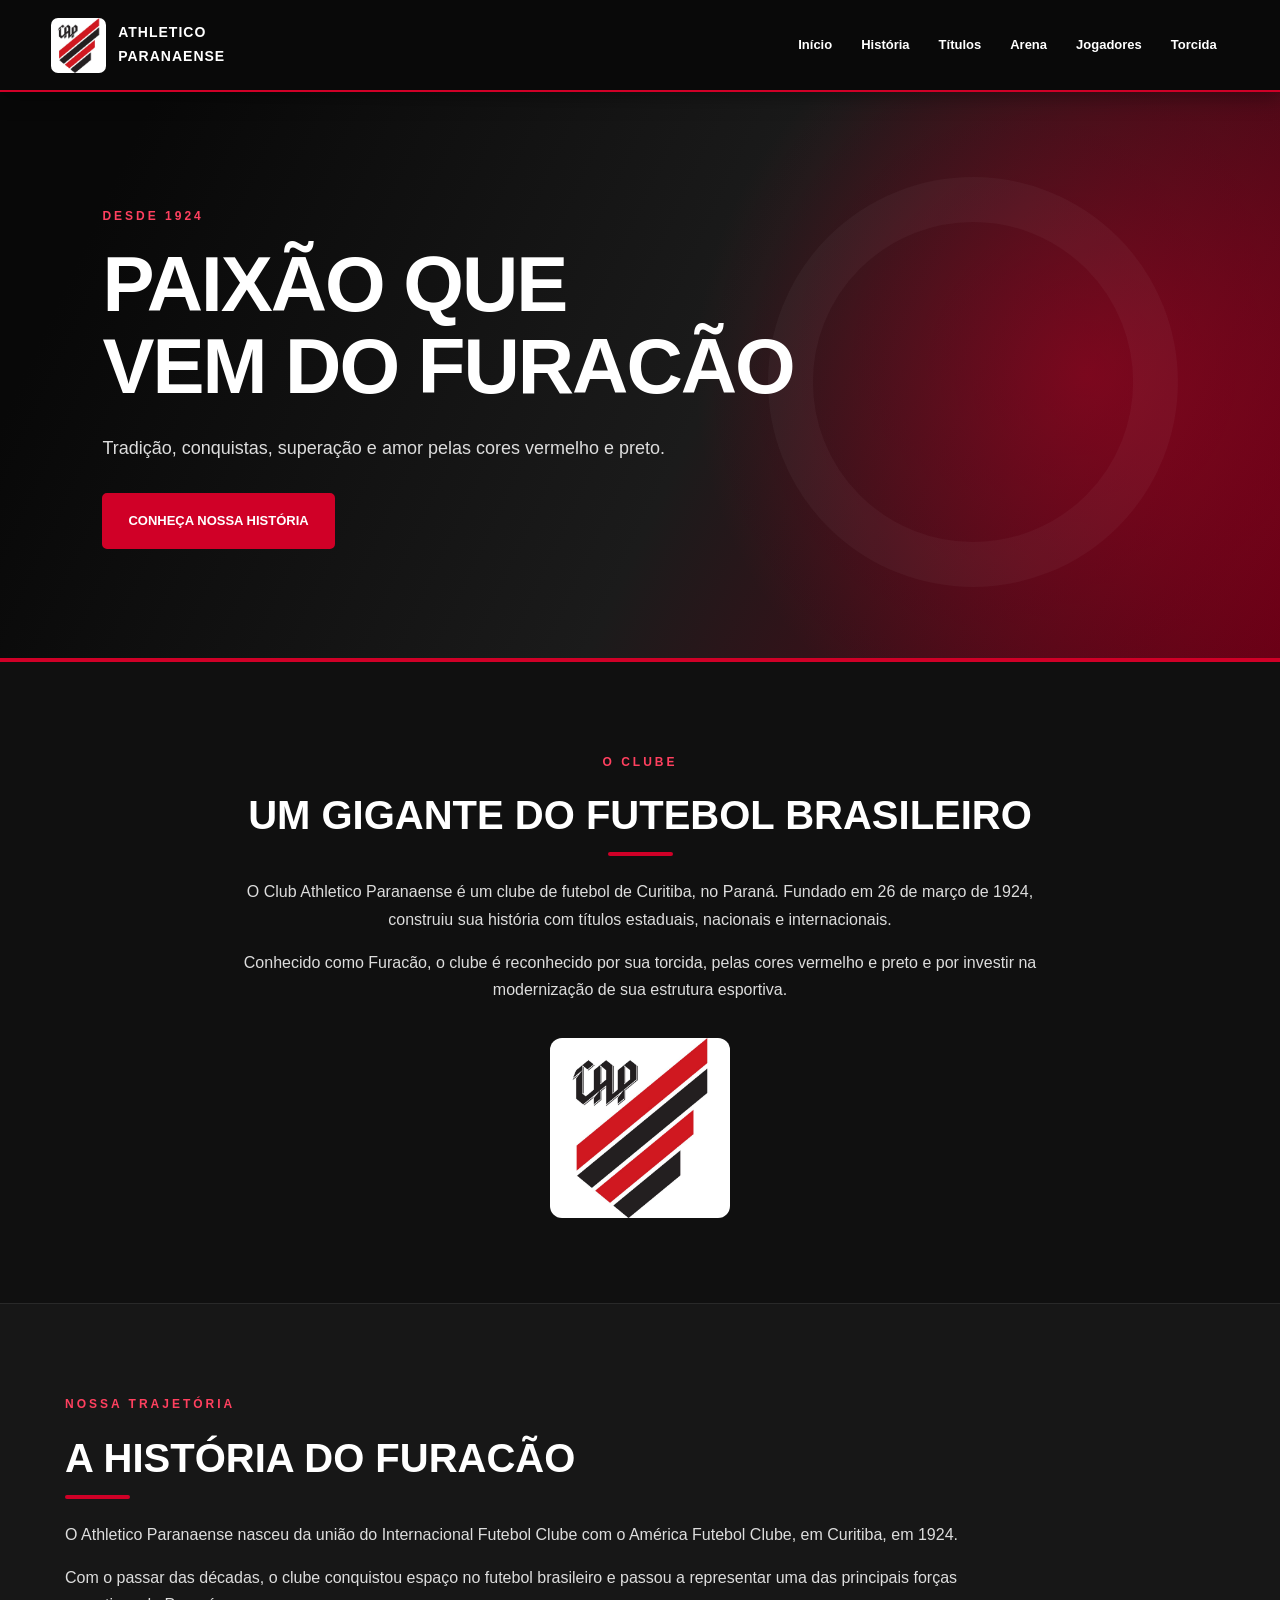
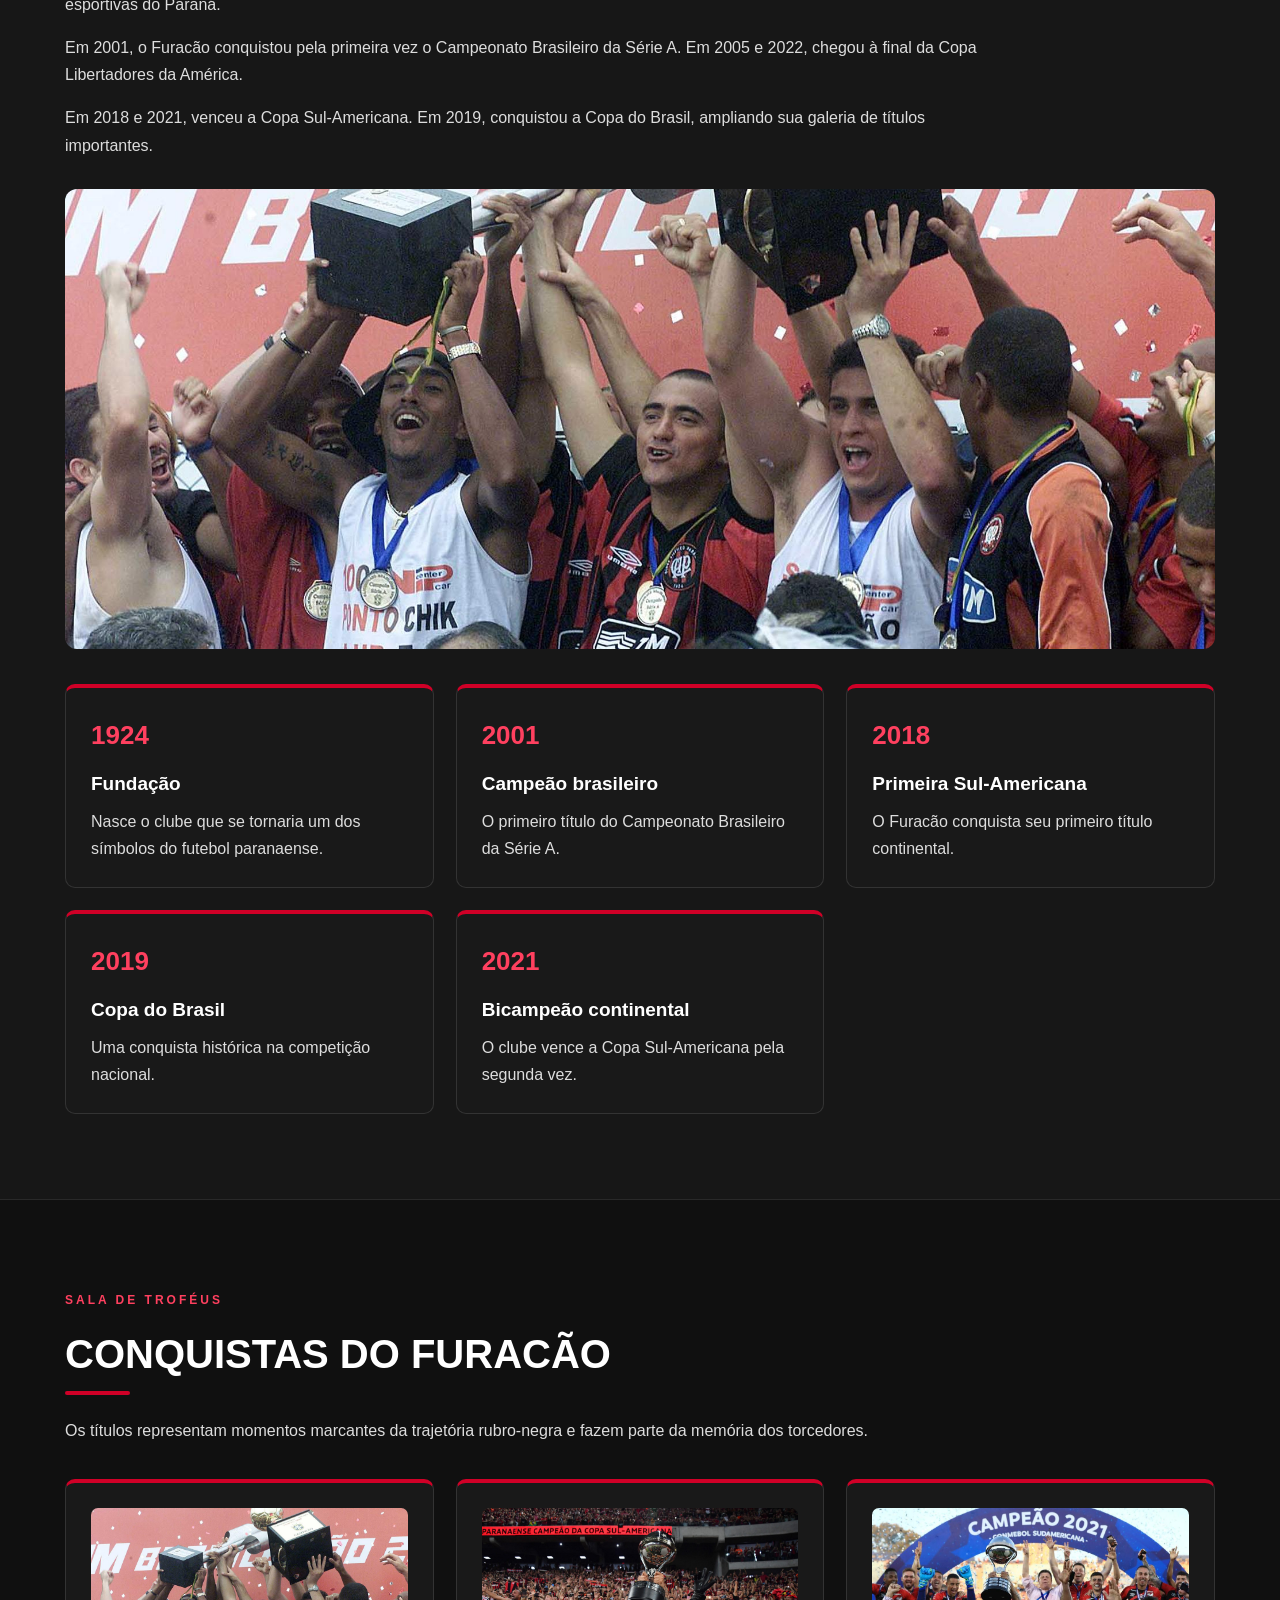
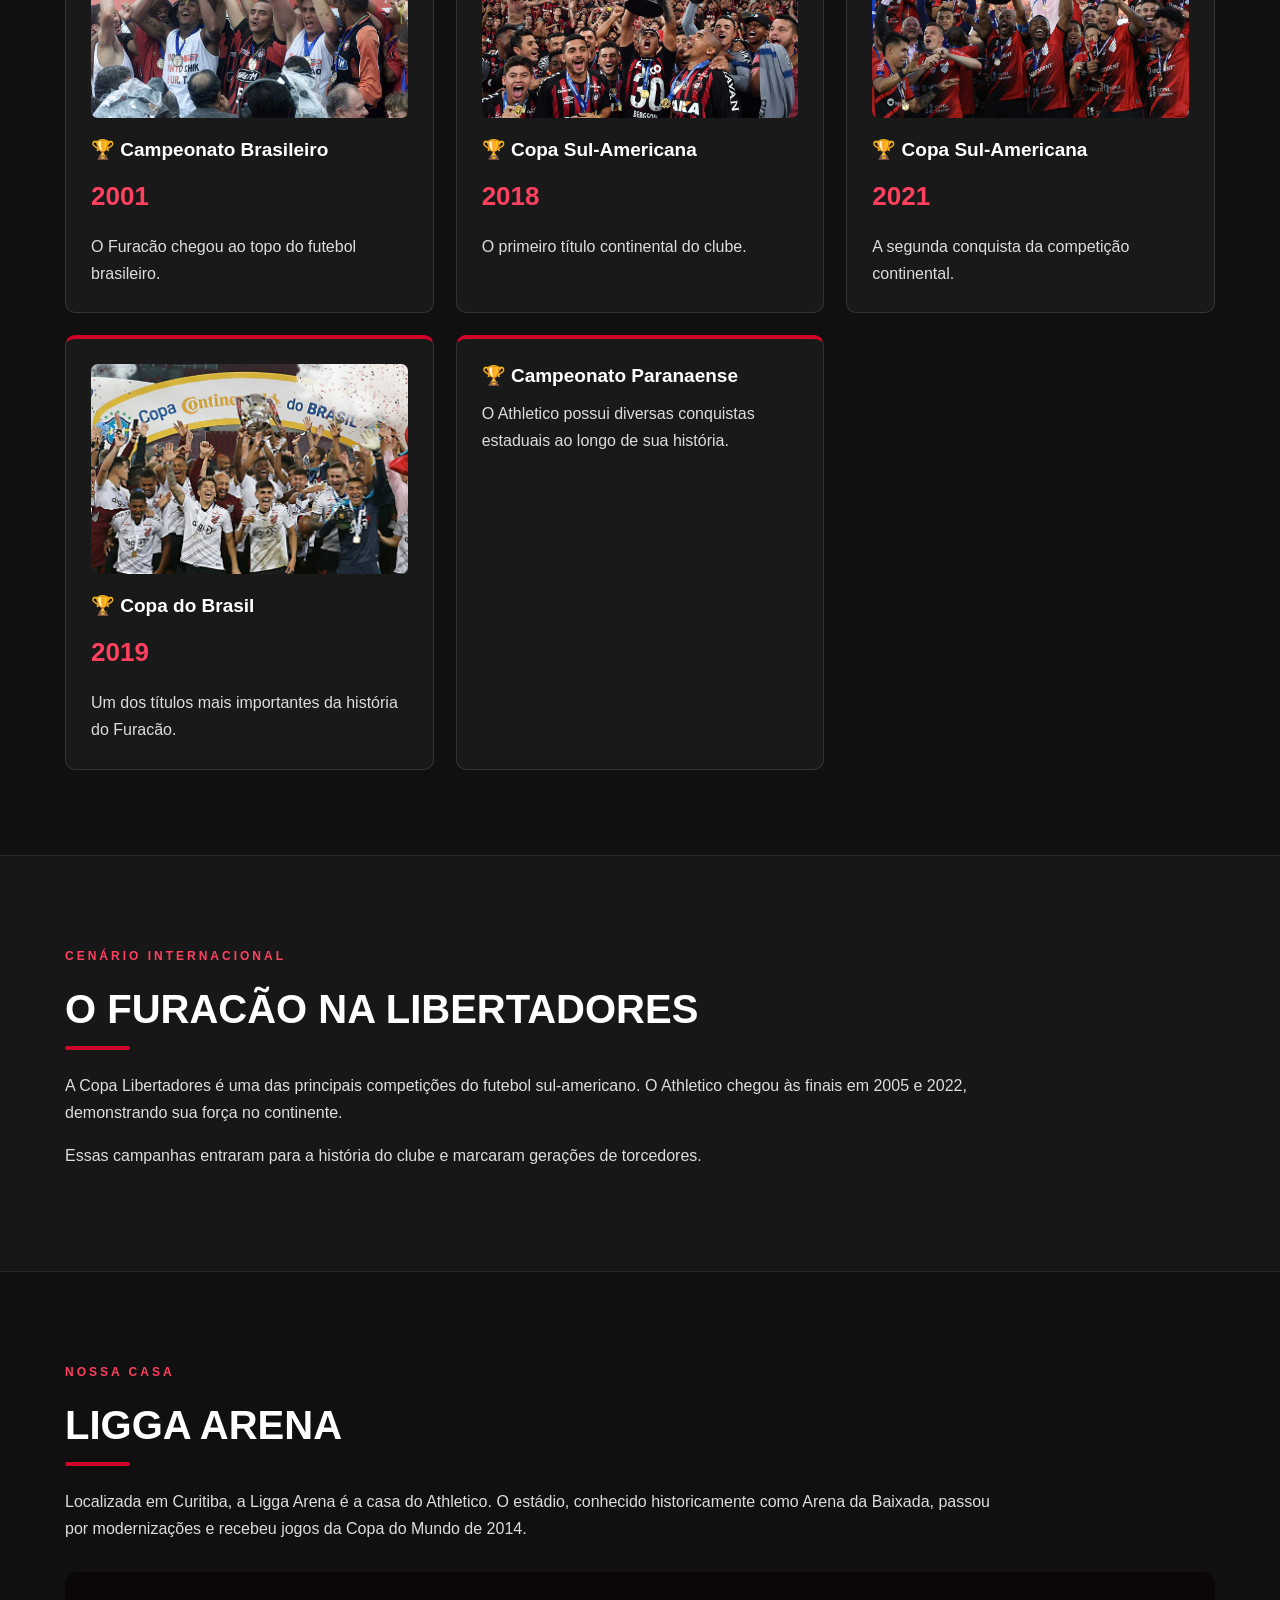
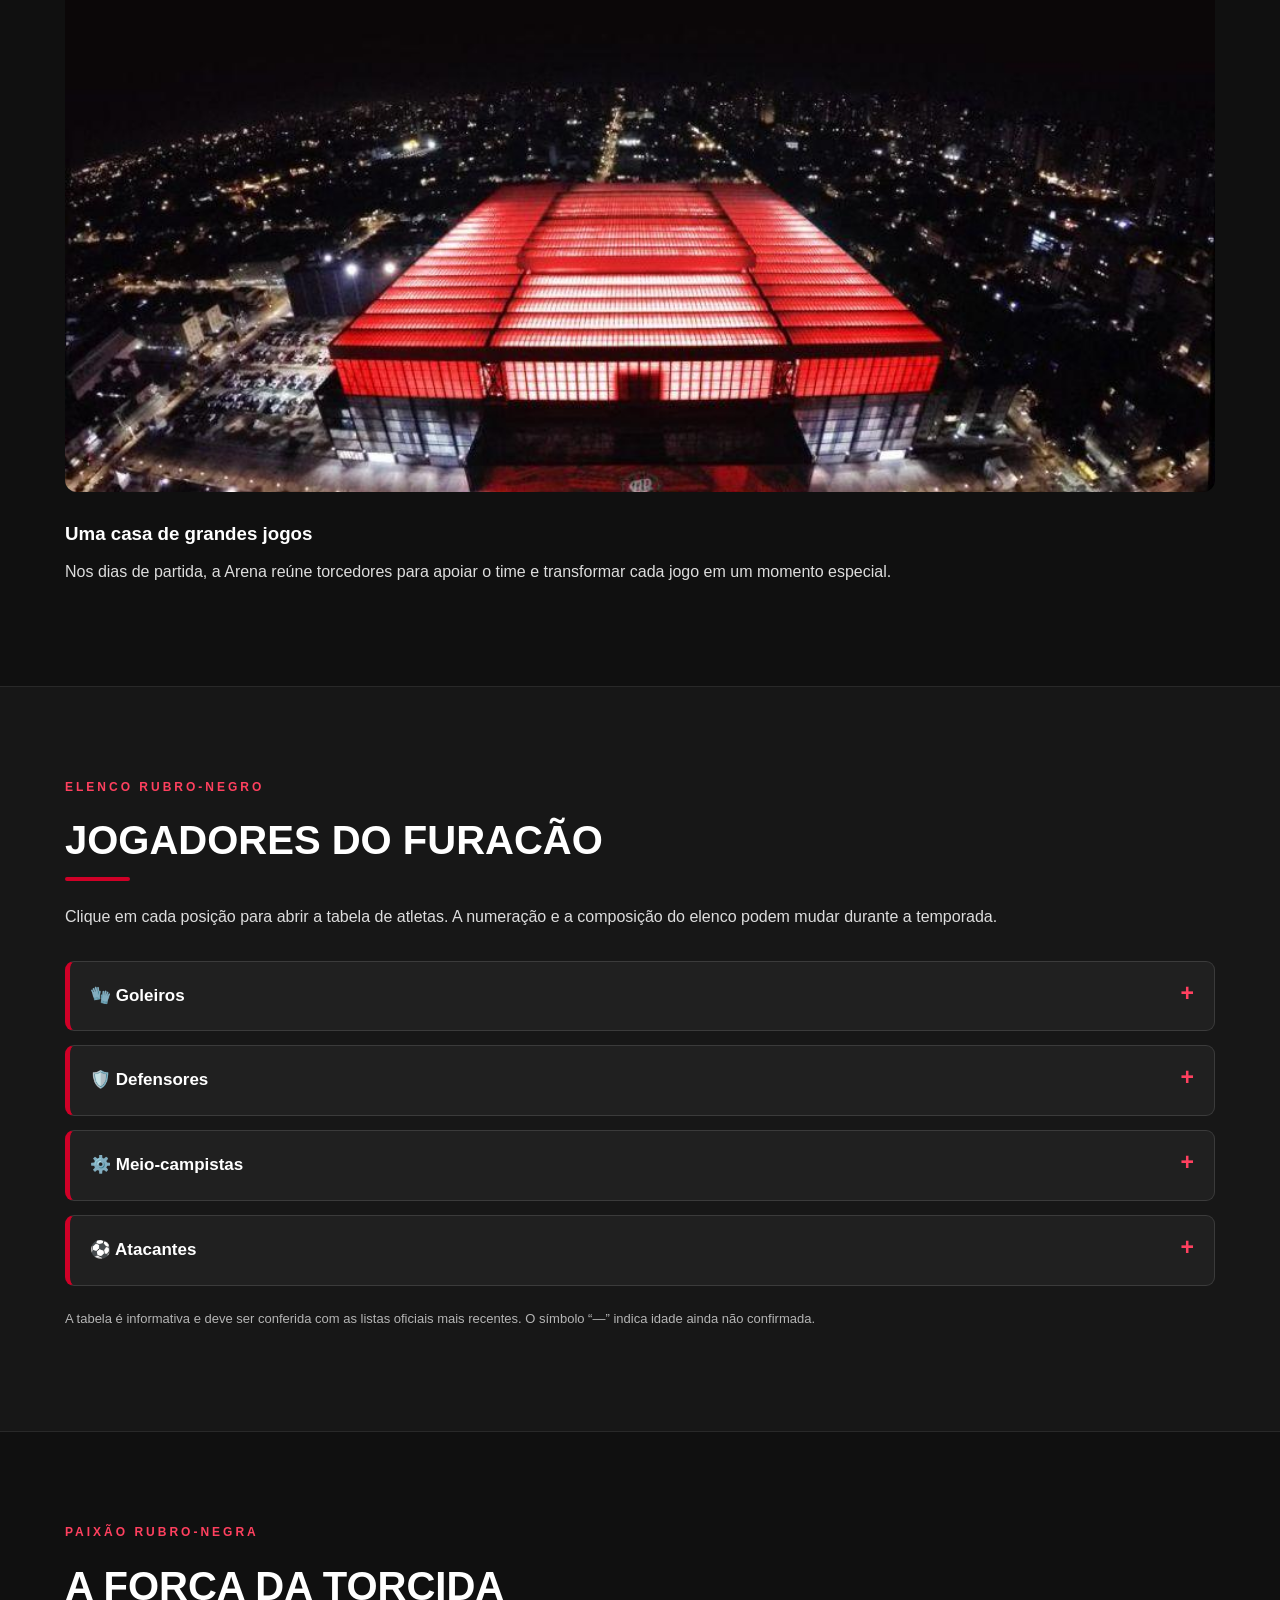
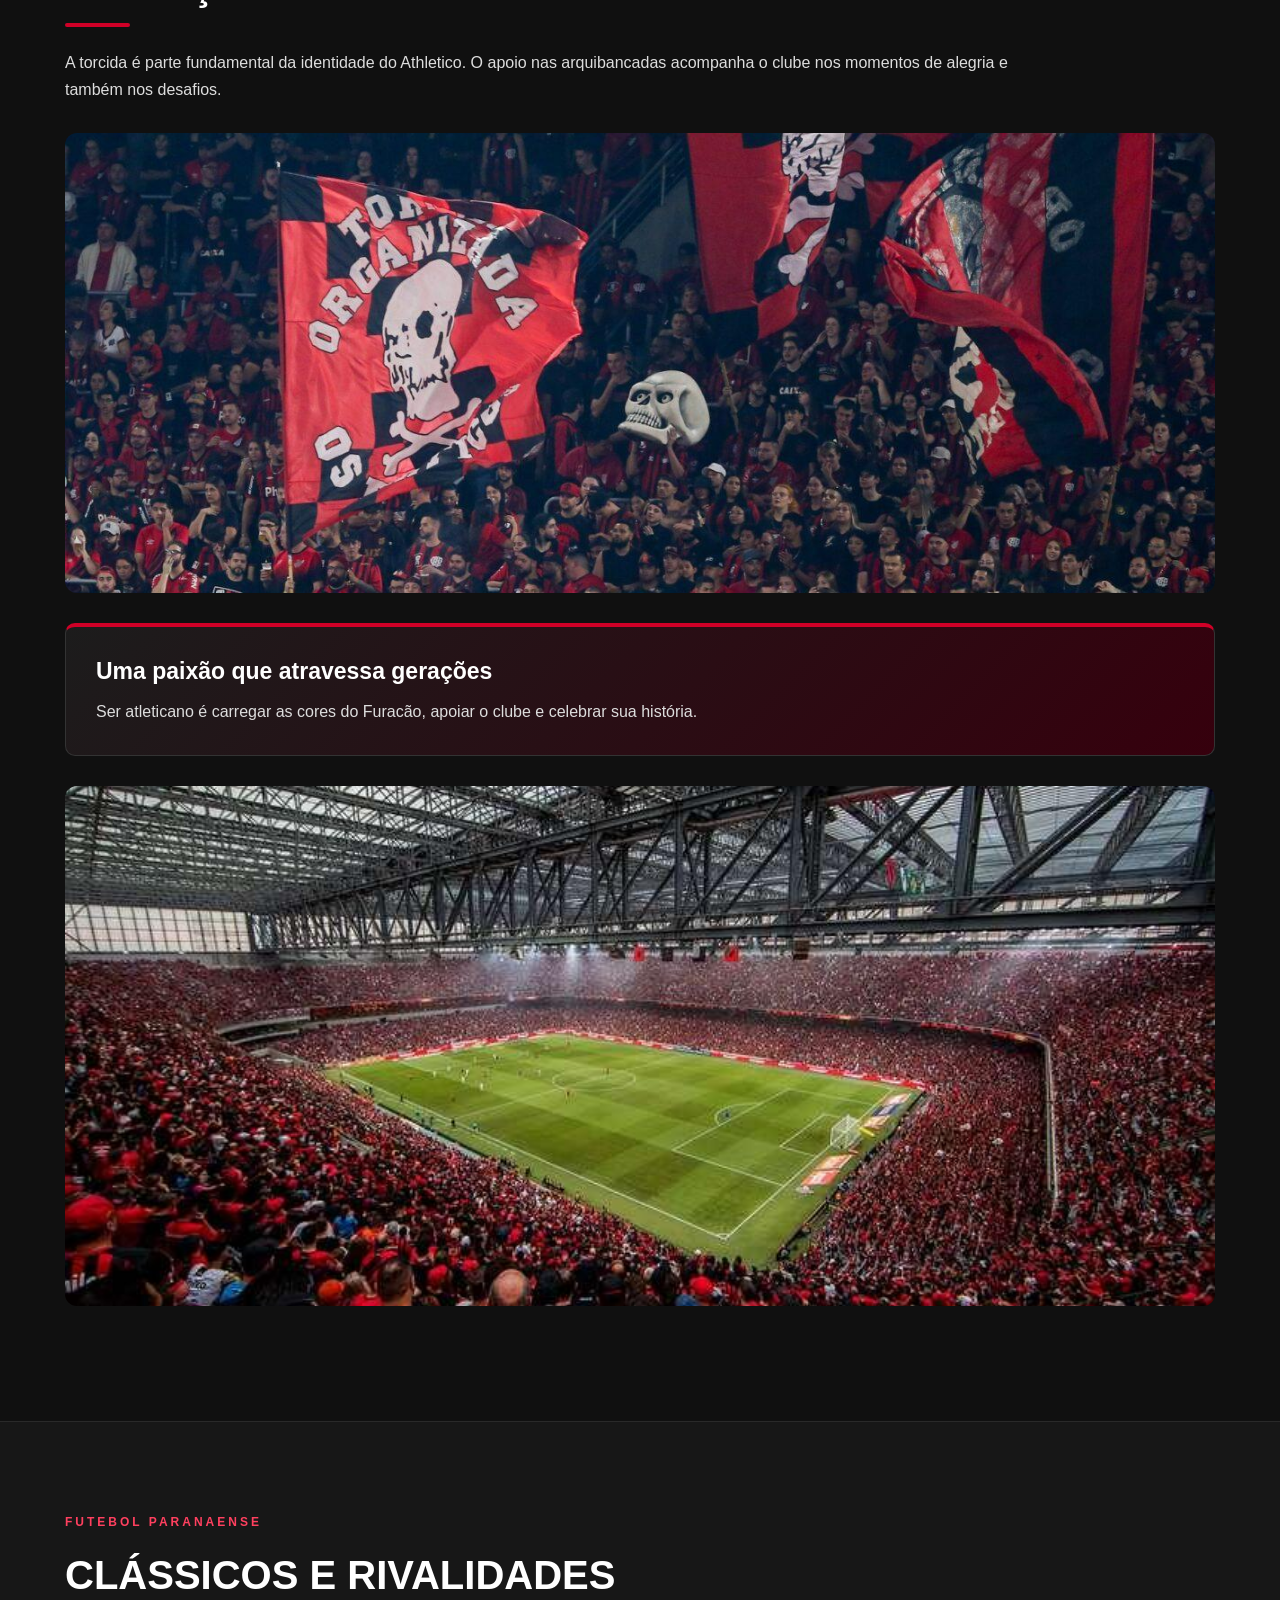
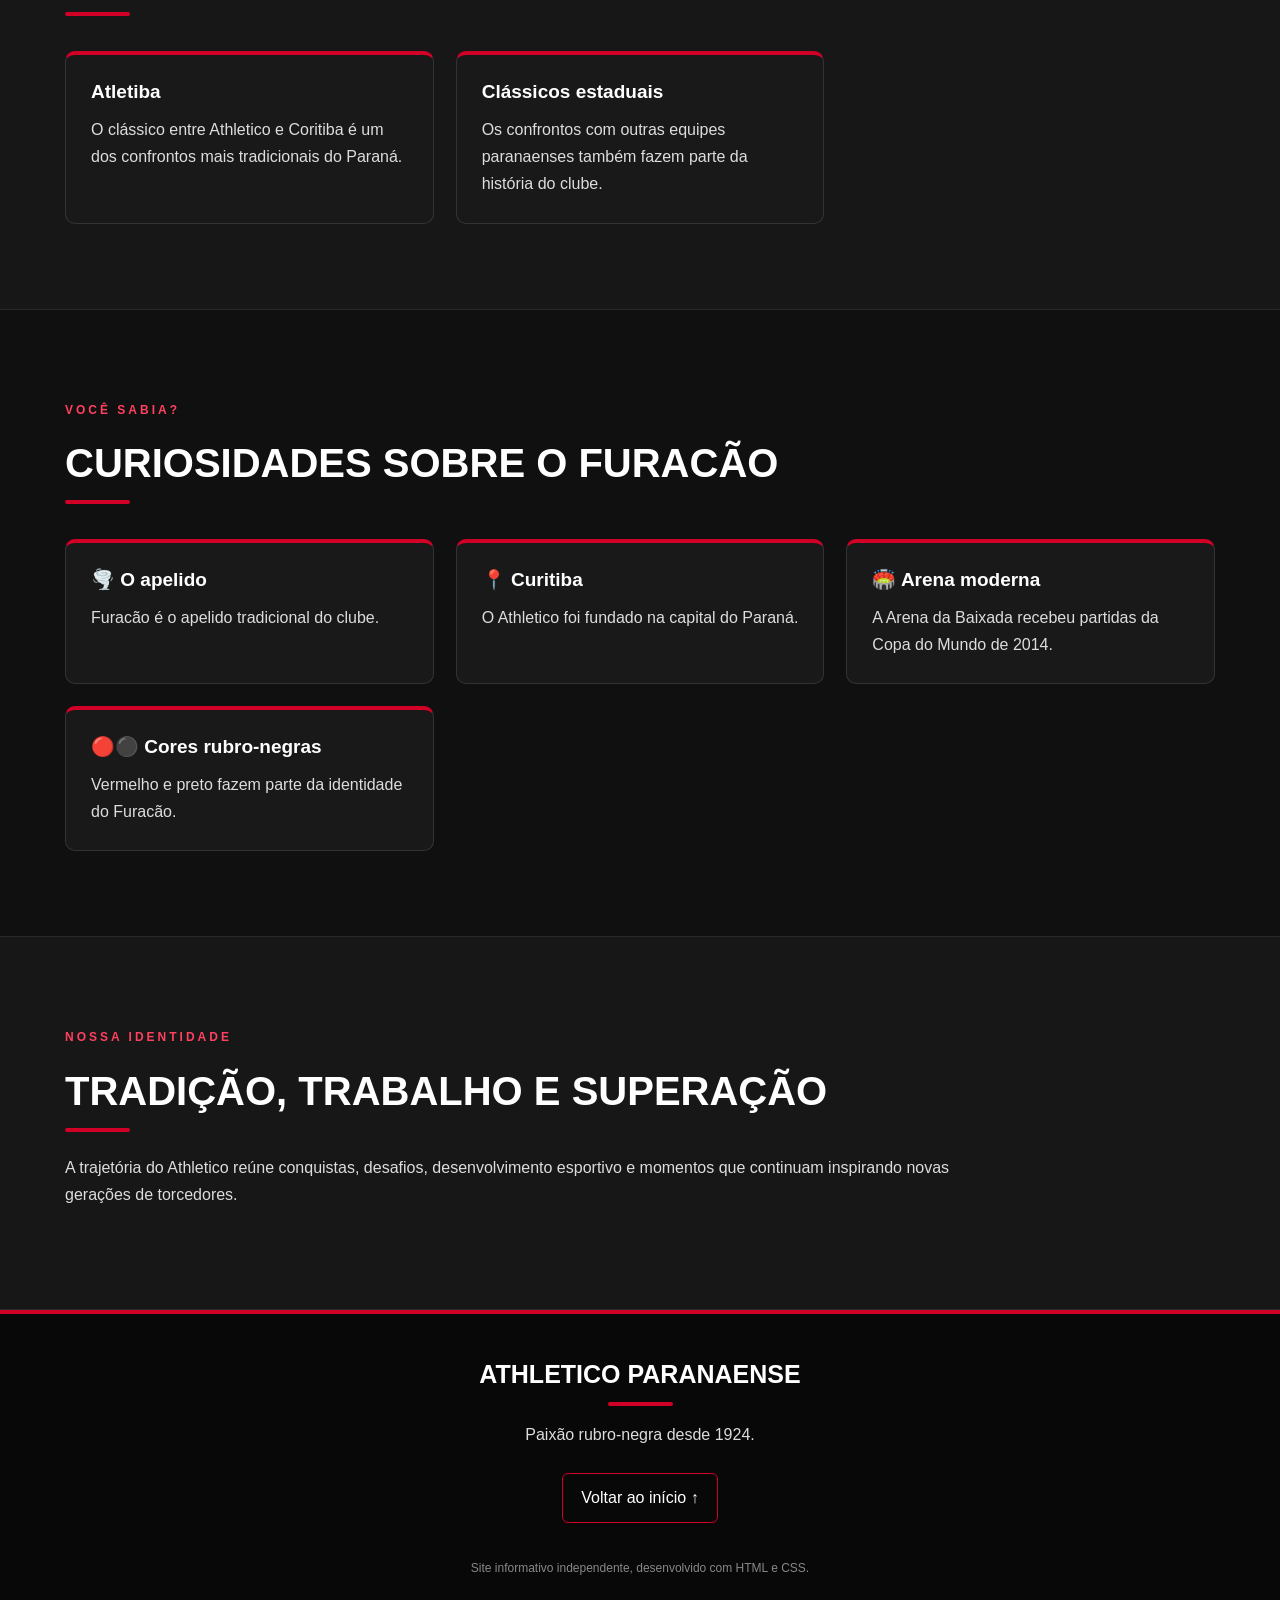
<file: index.html>
<!DOCTYPE html>
<html lang="pt-BR">
<head>
    <meta charset="UTF-8">
    <meta name="viewport" content="width=device-width, initial-scale=1.0">
    <meta name="description" content="História, títulos, estádio, jogadores e torcida do Athletico Paranaense.">
    <title>Athletico Paranaense | Paixão Rubro-Negra</title>
    <link rel="stylesheet" href="style.css">
</head>
<body id="topo">

<header class="cabecalho">
    <div class="topo">
        <a href="#topo" class="logo">
            <img src="escudo.jpg" alt="Escudo do Athletico Paranaense">
            <span>ATHLETICO<br>PARANAENSE</span>
        </a>
        <nav class="menu">
            <a href="#inicio">Início</a>
            <a href="#historia">História</a>
            <a href="#titulos">Títulos</a>
            <a href="#arena">Arena</a>
            <a href="#jogadores">Jogadores</a>
            <a href="#torcida">Torcida</a>
        </nav>
    </div>
</header>

<main>

<section class="hero" id="inicio">
    <div class="hero-conteudo">
        <span class="etiqueta">DESDE 1924</span>
        <h1>PAIXÃO QUE<br>VEM DO FURACÃO</h1>
        <p>Tradição, conquistas, superação e amor pelas cores vermelho e preto.</p>
        <a href="#historia" class="botao">CONHEÇA NOSSA HISTÓRIA</a>
    </div>
</section>

<section class="secao introducao">
    <span class="etiqueta">O CLUBE</span>
    <h2>Um gigante do futebol brasileiro</h2>
    <p>
        O Club Athletico Paranaense é um clube de futebol de Curitiba,
        no Paraná. Fundado em 26 de março de 1924, construiu sua história
        com títulos estaduais, nacionais e internacionais.
    </p>
    <p>
        Conhecido como Furacão, o clube é reconhecido por sua torcida,
        pelas cores vermelho e preto e por investir na modernização
        de sua estrutura esportiva.
    </p>
    <img src="escudo.jpg" alt="Escudo do Furacão" class="imagem-principal">
</section>

<section class="secao secao-escura" id="historia">
    <span class="etiqueta">NOSSA TRAJETÓRIA</span>
    <h2>A história do Furacão</h2>
    <p>
        O Athletico Paranaense nasceu da união do Internacional Futebol
        Clube com o América Futebol Clube, em Curitiba, em 1924.
    </p>
    <p>
        Com o passar das décadas, o clube conquistou espaço no futebol
        brasileiro e passou a representar uma das principais forças
        esportivas do Paraná.
    </p>
    <p>
        Em 2001, o Furacão conquistou pela primeira vez o Campeonato
        Brasileiro da Série A. Em 2005 e 2022, chegou à final da
        Copa Libertadores da América.
    </p>
    <p>
        Em 2018 e 2021, venceu a Copa Sul-Americana. Em 2019, conquistou
        a Copa do Brasil, ampliando sua galeria de títulos importantes.
    </p>

    <img src="brasileirao2001.jpg"
         alt="Comemoração do título brasileiro de 2001"
         class="imagem-conteudo" loading="lazy">

    <div class="grade">
        <article class="destaque-card">
            <span class="ano">1924</span>
            <h3>Fundação</h3>
            <p>Nasce o clube que se tornaria um dos símbolos do futebol paranaense.</p>
        </article>
        <article class="destaque-card">
            <span class="ano">2001</span>
            <h3>Campeão brasileiro</h3>
            <p>O primeiro título do Campeonato Brasileiro da Série A.</p>
        </article>
        <article class="destaque-card">
            <span class="ano">2018</span>
            <h3>Primeira Sul-Americana</h3>
            <p>O Furacão conquista seu primeiro título continental.</p>
        </article>
        <article class="destaque-card">
            <span class="ano">2019</span>
            <h3>Copa do Brasil</h3>
            <p>Uma conquista histórica na competição nacional.</p>
        </article>
        <article class="destaque-card">
            <span class="ano">2021</span>
            <h3>Bicampeão continental</h3>
            <p>O clube vence a Copa Sul-Americana pela segunda vez.</p>
        </article>
    </div>
</section>

<section class="secao" id="titulos">
    <span class="etiqueta">SALA DE TROFÉUS</span>
    <h2>Conquistas do Furacão</h2>
    <p>
        Os títulos representam momentos marcantes da trajetória
        rubro-negra e fazem parte da memória dos torcedores.
    </p>

    <div class="grade">
        <article class="destaque-card">
            <img src="brasileirao2001.jpg"
                 alt="Athletico campeão brasileiro de 2001" loading="lazy">
            <h3>🏆 Campeonato Brasileiro</h3>
            <span class="ano">2001</span>
            <p>O Furacão chegou ao topo do futebol brasileiro.</p>
        </article>

        <article class="destaque-card">
            <img src="sulamericana2018.jpg"
                 alt="Athletico campeão da Copa Sul-Americana de 2018" loading="lazy">
            <h3>🏆 Copa Sul-Americana</h3>
            <span class="ano">2018</span>
            <p>O primeiro título continental do clube.</p>
        </article>

        <article class="destaque-card">
            <img src="sulamericana2021.jpg"
                 alt="Athletico campeão da Copa Sul-Americana de 2021" loading="lazy">
            <h3>🏆 Copa Sul-Americana</h3>
            <span class="ano">2021</span>
            <p>A segunda conquista da competição continental.</p>
        </article>

        <article class="destaque-card">
            <img src="copadobrasil.jpg"
                 alt="Imagem relacionada à conquista da Copa do Brasil" loading="lazy">
            <h3>🏆 Copa do Brasil</h3>
            <span class="ano">2019</span>
            <p>Um dos títulos mais importantes da história do Furacão.</p>
        </article>

        <article class="destaque-card">
            <h3>🏆 Campeonato Paranaense</h3>
            <p>
                O Athletico possui diversas conquistas estaduais
                ao longo de sua história.
            </p>
        </article>
    </div>
</section>

<section class="secao secao-escura" id="libertadores">
    <span class="etiqueta">CENÁRIO INTERNACIONAL</span>
    <h2>O Furacão na Libertadores</h2>
    <p>
        A Copa Libertadores é uma das principais competições
        do futebol sul-americano. O Athletico chegou às finais
        em 2005 e 2022, demonstrando sua força no continente.
    </p>
    <p>
        Essas campanhas entraram para a história do clube e
        marcaram gerações de torcedores.
    </p>
</section>

<section class="secao" id="arena">
    <span class="etiqueta">NOSSA CASA</span>
    <h2>Ligga Arena</h2>
    <p>
        Localizada em Curitiba, a Ligga Arena é a casa do Athletico.
        O estádio, conhecido historicamente como Arena da Baixada,
        passou por modernizações e recebeu jogos da Copa do Mundo
        de 2014.
    </p>
    <img src="arena.jpg" alt="Estádio do Athletico Paranaense"
         class="imagem-banner" loading="lazy">
    <h3>Uma casa de grandes jogos</h3>
    <p>
        Nos dias de partida, a Arena reúne torcedores para apoiar
        o time e transformar cada jogo em um momento especial.
    </p>
</section>

<section class="secao secao-escura" id="jogadores">
    <span class="etiqueta">ELENCO RUBRO-NEGRO</span>
    <h2>Jogadores do Furacão</h2>
    <p>
        Clique em cada posição para abrir a tabela de atletas.
        A numeração e a composição do elenco podem mudar durante a temporada.
    </p>

    <div class="lista-jogadores">

        <details class="jogador-grupo">
            <summary>🧤 Goleiros</summary>
            <div class="tabela-rolagem">
                <table>
                    <thead><tr><th>Camisa</th><th>Jogador</th><th>Idade</th><th>Nacionalidade</th></tr></thead>
                    <tbody>
                        <tr><td>1</td><td>Mycael</td><td>—</td><td>Brasileira</td></tr>
                        <tr><td>23</td><td>Santos</td><td>—</td><td>Brasileira</td></tr>
                        <tr><td>42</td><td>Matheus Soares</td><td>—</td><td>Brasileira</td></tr>
                        <tr><td>76</td><td>Maksym Voronov</td><td>—</td><td>Ucraniana</td></tr>
                    </tbody>
                </table>
            </div>
        </details>

        <details class="jogador-grupo">
            <summary>🛡️ Defensores</summary>
            <div class="tabela-rolagem">
                <table>
                    <thead><tr><th>Camisa</th><th>Jogador</th><th>Idade</th><th>Nacionalidade</th></tr></thead>
                    <tbody>
                        <tr><td>2</td><td>Gilberto</td><td>—</td><td>Brasileira</td></tr>
                        <tr><td>3</td><td>Léo</td><td>—</td><td>Brasileira</td></tr>
                        <tr><td>4</td><td>Arthur Dias</td><td>—</td><td>Brasileira</td></tr>
                        <tr><td>6</td><td>Léo Derik</td><td>—</td><td>Brasileira</td></tr>
                        <tr><td>12</td><td>Gilberto Moraes</td><td>—</td><td>Brasileira</td></tr>
                        <tr><td>22</td><td>Carlos Terán</td><td>—</td><td>Colombiana</td></tr>
                        <tr><td>25</td><td>João Dantas</td><td>—</td><td>Brasileira</td></tr>
                        <tr><td>26</td><td>Claudinho</td><td>—</td><td>Brasileira</td></tr>
                        <tr><td>29</td><td>Gastón Benavídez</td><td>—</td><td>Argentina</td></tr>
                        <tr><td>33</td><td>Juan Felipe Aguirre</td><td>—</td><td>Colombiana</td></tr>
                        <tr><td>36</td><td>Arthur Monteiro</td><td>—</td><td>Brasileira</td></tr>
                        <tr><td>37</td><td>Lucas Esquivel</td><td>—</td><td>Argentina</td></tr>
                        <tr><td>55</td><td>Bruno Baldini</td><td>—</td><td>Brasileira</td></tr>
                    </tbody>
                </table>
            </div>
        </details>

        <details class="jogador-grupo">
            <summary>⚙️ Meio-campistas</summary>
            <div class="tabela-rolagem">
                <table>
                    <thead><tr><th>Camisa</th><th>Jogador</th><th>Idade</th><th>Nacionalidade</th></tr></thead>
                    <tbody>
                        <tr><td>5</td><td>Felipinho</td><td>—</td><td>Brasileira</td></tr>
                        <tr><td>8</td><td>João Cruz</td><td>—</td><td>Brasileira</td></tr>
                        <tr><td>10</td><td>Bruno Zapelli</td><td>—</td><td>Argentina</td></tr>
                        <tr><td>14</td><td>Luiz Gustavo</td><td>—</td><td>Brasileira</td></tr>
                        <tr><td>16</td><td>Jadson</td><td>—</td><td>Brasileira</td></tr>
                        <tr><td>17</td><td>Alejandro García</td><td>—</td><td>Colombiana</td></tr>
                        <tr><td>27</td><td>Juan Portilla</td><td>—</td><td>Colombiana</td></tr>
                        <tr><td>47</td><td>Felipe Chiqueti</td><td>—</td><td>Brasileira</td></tr>
                        <tr><td>53</td><td>Dudu Kogitzki</td><td>—</td><td>Brasileira</td></tr>
                        <tr><td>63</td><td>Riquelme</td><td>—</td><td>Brasileira</td></tr>
                    </tbody>
                </table>
            </div>
        </details>

        <details class="jogador-grupo">
            <summary>⚽ Atacantes</summary>
            <div class="tabela-rolagem">
                <table>
                    <thead><tr><th>Camisa</th><th>Jogador</th><th>Idade</th><th>Nacionalidade</th></tr></thead>
                    <tbody>
                        <tr><td>7</td><td>Stiven Mendoza</td><td>—</td><td>Colombiana</td></tr>
                        <tr><td>9</td><td>Kevin Viveros</td><td>—</td><td>Colombiana</td></tr>
                        <tr><td>18</td><td>Kerwin Vargas</td><td>—</td><td>Colombiana</td></tr>
                        <tr><td>19</td><td>Jorge Rivaldo</td><td>—</td><td>Colombiana</td></tr>
                        <tr><td>21</td><td>Leozinho</td><td>—</td><td>Brasileira</td></tr>
                        <tr><td>50</td><td>Renan Viana</td><td>—</td><td>Brasileira</td></tr>
                        <tr><td>70</td><td>Renan Peixoto</td><td>—</td><td>Brasileira</td></tr>
                    </tbody>
                </table>
            </div>
        </details>

    </div>

    <p class="aviso-elenco">
        A tabela é informativa e deve ser conferida com as listas oficiais
        mais recentes. O símbolo “—” indica idade ainda não confirmada.
    </p>
</section>

<section class="secao" id="torcida">
    <span class="etiqueta">PAIXÃO RUBRO-NEGRA</span>
    <h2>A força da torcida</h2>
    <p>
        A torcida é parte fundamental da identidade do Athletico.
        O apoio nas arquibancadas acompanha o clube nos momentos
        de alegria e também nos desafios.
    </p>
    <img src="torcida.jpg" alt="Torcida do Athletico Paranaense"
         class="imagem-conteudo" loading="lazy">

    <div class="torcida-card">
        <h3>Uma paixão que atravessa gerações</h3>
        <p>
            Ser atleticano é carregar as cores do Furacão,
            apoiar o clube e celebrar sua história.
        </p>
    </div>

    <img src="arquibancada.jpg" alt="Arquibancada rubro-negra"
         class="imagem-banner" loading="lazy">
</section>

<section class="secao secao-escura" id="rivalidades">
    <span class="etiqueta">FUTEBOL PARANAENSE</span>
    <h2>Clássicos e rivalidades</h2>
    <div class="grade">
        <article class="destaque-card">
            <h3>Atletiba</h3>
            <p>
                O clássico entre Athletico e Coritiba é um dos
                confrontos mais tradicionais do Paraná.
            </p>
        </article>
        <article class="destaque-card">
            <h3>Clássicos estaduais</h3>
            <p>
                Os confrontos com outras equipes paranaenses
                também fazem parte da história do clube.
            </p>
        </article>
    </div>
</section>

<section class="secao" id="curiosidades">
    <span class="etiqueta">VOCÊ SABIA?</span>
    <h2>Curiosidades sobre o Furacão</h2>
    <div class="grade">
        <article class="curiosidade-card">
            <h3>🌪️ O apelido</h3>
            <p>Furacão é o apelido tradicional do clube.</p>
        </article>
        <article class="curiosidade-card">
            <h3>📍 Curitiba</h3>
            <p>O Athletico foi fundado na capital do Paraná.</p>
        </article>
        <article class="curiosidade-card">
            <h3>🏟️ Arena moderna</h3>
            <p>A Arena da Baixada recebeu partidas da Copa do Mundo de 2014.</p>
        </article>
        <article class="curiosidade-card">
            <h3>🔴⚫ Cores rubro-negras</h3>
            <p>Vermelho e preto fazem parte da identidade do Furacão.</p>
        </article>
    </div>
</section>

<section class="secao secao-escura" id="identidade">
    <span class="etiqueta">NOSSA IDENTIDADE</span>
    <h2>Tradição, trabalho e superação</h2>
    <p>
        A trajetória do Athletico reúne conquistas, desafios,
        desenvolvimento esportivo e momentos que continuam
        inspirando novas gerações de torcedores.
    </p>
</section>

</main>

<footer class="rodape">
    <h2>ATHLETICO PARANAENSE</h2>
    <p>Paixão rubro-negra desde 1924.</p>
    <a href="#topo" class="voltar-topo">Voltar ao início ↑</a>
    <p class="credito">Site informativo independente, desenvolvido com HTML e CSS.</p>
</footer>

</body>
</html>
</file>
<file: style.css>
/* =====================================
   ATHLETICO PARANAENSE
   HTML + CSS | SEM JAVASCRIPT
===================================== */

:root {
    --vermelho: #d00027;
    --vermelho-escuro: #90001b;
    --preto: #101010;
    --card: #191919;
    --cinza: #292929;
    --branco: #ffffff;
    --texto: #dddddd;
}

* {
    margin: 0;
    padding: 0;
    box-sizing: border-box;
}

html {
    scroll-behavior: smooth;
    scroll-padding-top: 100px;
}

body {
    font-family: Arial, Helvetica, sans-serif;
    background: var(--preto);
    color: var(--branco);
    line-height: 1.7;
    overflow-x: hidden;
}

img {
    display: block;
    max-width: 100%;
    height: auto;
}

a {
    color: inherit;
    text-decoration: none;
}

p {
    color: var(--texto);
    margin-bottom: 16px;
}

h1, h2, h3 {
    line-height: 1.25;
}

h2 {
    font-size: clamp(28px, 4vw, 40px);
    margin-bottom: 22px;
    text-transform: uppercase;
}

h2::after {
    content: "";
    display: block;
    width: 65px;
    height: 4px;
    margin-top: 12px;
    background: var(--vermelho);
    border-radius: 5px;
}

h3 {
    margin-bottom: 12px;
}

::selection {
    background: var(--vermelho);
    color: white;
}


/* CABEÇALHO */

.cabecalho {
    position: sticky;
    top: 0;
    z-index: 1000;
    background: rgba(10, 10, 10, 0.97);
    border-bottom: 2px solid var(--vermelho);
    box-shadow: 0 5px 20px rgba(0, 0, 0, 0.35);
}

.topo {
    width: min(1200px, 92%);
    min-height: 90px;
    margin: auto;
    padding: 12px 0;
    display: flex;
    justify-content: space-between;
    align-items: center;
    gap: 22px;
}

.logo {
    display: flex;
    align-items: center;
    gap: 12px;
    font-size: 14px;
    font-weight: 900;
    letter-spacing: 1px;
    transition: transform 0.3s ease;
}

.logo:hover {
    transform: scale(1.04);
}

.logo img {
    width: 55px;
    height: 55px;
    object-fit: contain;
    border-radius: 7px;
}

.menu {
    display: flex;
    flex-wrap: wrap;
    justify-content: center;
    gap: 5px;
}

.menu a {
    padding: 10px 12px;
    border-radius: 6px;
    font-size: 13px;
    font-weight: bold;
    transition: color 0.3s ease,
                background 0.3s ease,
                transform 0.3s ease;
}

.menu a:hover {
    background: var(--vermelho);
    color: white;
    transform: translateY(-2px);
}


/* DESTAQUE PRINCIPAL */

.hero {
    min-height: 570px;
    display: flex;
    align-items: center;
    padding: 80px 8%;
    position: relative;
    overflow: hidden;
    background:
        radial-gradient(
            circle at 85% 50%,
            rgba(208, 0, 39, 0.4),
            transparent 35%
        ),
        linear-gradient(
            115deg,
            #080808 10%,
            #1b1b1b 55%,
            #650015 100%
        );
    border-bottom: 4px solid var(--vermelho);
}

.hero::before {
    content: "";
    position: absolute;
    width: 320px;
    height: 320px;
    border: 45px solid rgba(255, 255, 255, 0.035);
    border-radius: 50%;
    right: 8%;
    top: 15%;
    pointer-events: none;
}

.hero-conteudo {
    position: relative;
    z-index: 1;
    width: min(800px, 100%);
    animation: entrada 0.8s ease both;
}

.etiqueta {
    display: inline-block;
    color: #ff405f;
    font-size: 12px;
    font-weight: 900;
    letter-spacing: 3px;
    margin-bottom: 18px;
    text-transform: uppercase;
}

.hero h1 {
    font-size: clamp(42px, 7vw, 78px);
    font-weight: 900;
    line-height: 1.05;
    margin-bottom: 25px;
    letter-spacing: -2px;
}

.hero p {
    max-width: 600px;
    font-size: 18px;
    margin-bottom: 30px;
}

.botao {
    display: inline-block;
    background: var(--vermelho);
    color: white;
    padding: 15px 24px;
    border: 2px solid var(--vermelho);
    border-radius: 5px;
    font-weight: 900;
    font-size: 13px;
    transition: transform 0.3s ease,
                box-shadow 0.3s ease,
                background 0.3s ease;
}

.botao:hover {
    transform: translateY(-4px);
    background: var(--vermelho-escuro);
    box-shadow: 0 10px 25px rgba(208, 0, 39, 0.4);
}


/* SEÇÕES */

.secao {
    padding: 85px max(5%, calc((100% - 1150px) / 2));
    scroll-margin-top: 90px;
}

.secao-escura {
    background: #171717;
    border-top: 1px solid #292929;
    border-bottom: 1px solid #292929;
}

.secao > p {
    max-width: 950px;
}

.introducao {
    text-align: center;
}

.introducao h2::after {
    margin-left: auto;
    margin-right: auto;
}

.introducao p {
    max-width: 850px;
    margin-left: auto;
    margin-right: auto;
}

.introducao .imagem-principal {
    width: 180px;
    margin: 35px auto 0;
    object-fit: contain;
}

.imagem-principal,
.imagem-conteudo,
.imagem-banner {
    border-radius: 12px;
    transition: transform 0.4s ease,
                filter 0.4s ease,
                box-shadow 0.4s ease;
}

.imagem-principal:hover,
.imagem-conteudo:hover,
.imagem-banner:hover {
    transform: scale(1.02);
    filter: brightness(1.08);
    box-shadow: 0 12px 35px rgba(208, 0, 39, 0.18);
}

.imagem-conteudo {
    width: 100%;
    max-height: 460px;
    object-fit: cover;
    margin: 30px 0;
}

.imagem-banner {
    width: 100%;
    max-height: 520px;
    object-fit: cover;
    margin: 30px 0;
}


/* CARTÕES */

.grade {
    display: grid;
    grid-template-columns: repeat(3, minmax(0, 1fr));
    gap: 22px;
    margin-top: 35px;
}

.destaque-card,
.curiosidade-card,
.torcida-card {
    min-width: 0;
    background: var(--card);
    border: 1px solid #333;
    border-top: 4px solid var(--vermelho);
    padding: 25px;
    border-radius: 10px;
    transition: transform 0.3s ease,
                box-shadow 0.3s ease,
                border-color 0.3s ease;
}

.destaque-card:hover,
.curiosidade-card:hover,
.torcida-card:hover {
    transform: translateY(-7px);
    border-color: var(--vermelho);
    box-shadow: 0 12px 30px rgba(0, 0, 0, 0.35);
}

.destaque-card h3,
.curiosidade-card h3,
.torcida-card h3 {
    color: white;
    font-size: 19px;
}

.destaque-card p:last-child,
.curiosidade-card p:last-child,
.torcida-card p:last-child {
    margin-bottom: 0;
}

.ano {
    display: inline-block;
    color: #ff405f;
    font-size: 26px;
    font-weight: 900;
    margin-bottom: 15px;
}

.destaque-card img {
    width: 100%;
    height: 210px;
    object-fit: cover;
    border-radius: 7px;
    margin-bottom: 20px;
}


/* LISTA DE JOGADORES */

.lista-jogadores {
    display: grid;
    gap: 14px;
    margin-top: 30px;
}

.jogador-grupo {
    background: #202020;
    color: white;
    border: 1px solid #3b3b3b;
    border-left: 5px solid var(--vermelho);
    border-radius: 9px;
    overflow: hidden;
    transition: border-color 0.3s ease,
                transform 0.3s ease,
                box-shadow 0.3s ease;
}

.jogador-grupo:hover {
    border-color: var(--vermelho);
    transform: translateX(4px);
    box-shadow: 0 5px 18px rgba(208, 0, 39, 0.12);
}

.jogador-grupo summary {
    cursor: pointer;
    list-style: none;
    padding: 20px;
    font-size: 17px;
    font-weight: bold;
    transition: background 0.3s ease;
}

.jogador-grupo summary:hover {
    background: #2b2b2b;
}

.jogador-grupo summary::-webkit-details-marker {
    display: none;
}

.jogador-grupo summary::after {
    content: "+";
    float: right;
    color: #ff405f;
    font-size: 23px;
    line-height: 1;
}

.jogador-grupo[open] summary::after {
    content: "−";
}

.jogador-grupo ul {
    padding: 0 25px 20px 45px;
    margin: 0;
}

.jogador-grupo li {
    padding: 10px 0;
    color: var(--texto);
    border-bottom: 1px solid #353535;
}

.jogador-grupo li:last-child {
    border-bottom: none;
}

.aviso-elenco {
    margin-top: 22px;
    font-size: 13px;
    opacity: 0.8;
}


/* TABELAS DOS JOGADORES */

.tabela-rolagem {
    width: auto;
    overflow-x: auto;
    margin: 0 15px 18px;
    border-radius: 8px;
}

.jogador-grupo table {
    width: 100%;
    min-width: 560px;
    border-collapse: collapse;
    background: #191919;
    color: white;
}

.jogador-grupo th,
.jogador-grupo td {
    padding: 13px 15px;
    text-align: left;
    border: 1px solid #3a3a3a;
}

.jogador-grupo th {
    background: #c90027;
    color: white;
    text-transform: uppercase;
    font-size: 12px;
    white-space: nowrap;
}

.jogador-grupo td {
    font-size: 14px;
    white-space: nowrap;
}

.jogador-grupo tbody tr {
    transition: background 0.25s ease;
}

.jogador-grupo tbody tr:nth-child(even) {
    background: #252525;
}

.jogador-grupo tbody tr:hover {
    background: #3a111a;
}

.jogador-grupo td:first-child {
    color: #ff405f;
    font-weight: bold;
}

.jogador-grupo td:nth-child(2) {
    font-weight: bold;
}


/* TORCIDA */

.torcida-card {
    margin: 25px 0;
    padding: 30px;
    background: linear-gradient(135deg, #1c1c1c, #36000d);
}

.torcida-card h3 {
    font-size: 23px;
}


/* RODAPÉ */

.rodape {
    background: #080808;
    border-top: 4px solid var(--vermelho);
    padding: 45px 5%;
    text-align: center;
}

.rodape h2 {
    font-size: 25px;
    margin-bottom: 15px;
}

.rodape h2::after {
    margin: 12px auto 0;
}

.rodape p {
    margin-bottom: 10px;
}

.voltar-topo {
    display: inline-block;
    margin: 15px 0;
    padding: 10px 18px;
    border: 1px solid var(--vermelho);
    border-radius: 6px;
    transition: background 0.3s ease,
                transform 0.3s ease;
}

.voltar-topo:hover {
    background: var(--vermelho);
    transform: translateY(-3px);
}

.credito {
    margin-top: 20px;
    font-size: 12px;
    color: #888;
}


/* ANIMAÇÃO INICIAL */

@keyframes entrada {
    from {
        opacity: 0;
        transform: translateY(20px);
    }

    to {
        opacity: 1;
        transform: translateY(0);
    }
}


/* ACESSIBILIDADE */

a:focus-visible,
summary:focus-visible {
    outline: 3px solid #ff7188;
    outline-offset: 4px;
}


/* TABLETS */

@media (max-width: 900px) {
    .topo {
        flex-direction: column;
        padding: 18px 0;
        gap: 15px;
    }

    .menu {
        gap: 4px;
    }

    .menu a {
        font-size: 12px;
        padding: 9px;
    }

    .grade {
        grid-template-columns: repeat(2, minmax(0, 1fr));
    }

    .hero {
        min-height: 480px;
        padding: 65px 6%;
    }
}


/* CELULARES */

@media (max-width: 600px) {
    .topo {
        width: 94%;
    }

    .logo {
        font-size: 12px;
    }

    .logo img {
        width: 45px;
        height: 45px;
    }

    .menu {
        width: 100%;
    }

    .menu a {
        font-size: 11px;
        padding: 8px;
    }

    .hero {
        min-height: 420px;
        padding: 55px 6%;
    }

    .hero h1 {
        font-size: 42px;
        letter-spacing: -1px;
    }

    .hero p {
        font-size: 16px;
    }

    .secao {
        padding: 55px 6%;
    }

    .grade {
        grid-template-columns: 1fr;
        gap: 17px;
    }

    .destaque-card,
    .curiosidade-card,
    .torcida-card {
        padding: 20px;
    }

    .jogador-grupo summary {
        padding: 17px;
        font-size: 15px;
    }

    .jogador-grupo th,
    .jogador-grupo td {
        padding: 10px;
        font-size: 12px;
    }

    .imagem-conteudo,
    .imagem-banner {
        border-radius: 8px;
    }
}


/* RESPEITAR REDUÇÃO DE MOVIMENTO */

@media (prefers-reduced-motion: reduce) {
    html {
        scroll-behavior: auto;
    }

    *,
    *::before,
    *::after {
        animation-duration: 0.01ms !important;
        transition-duration: 0.01ms !important;
    }
}
</file>
